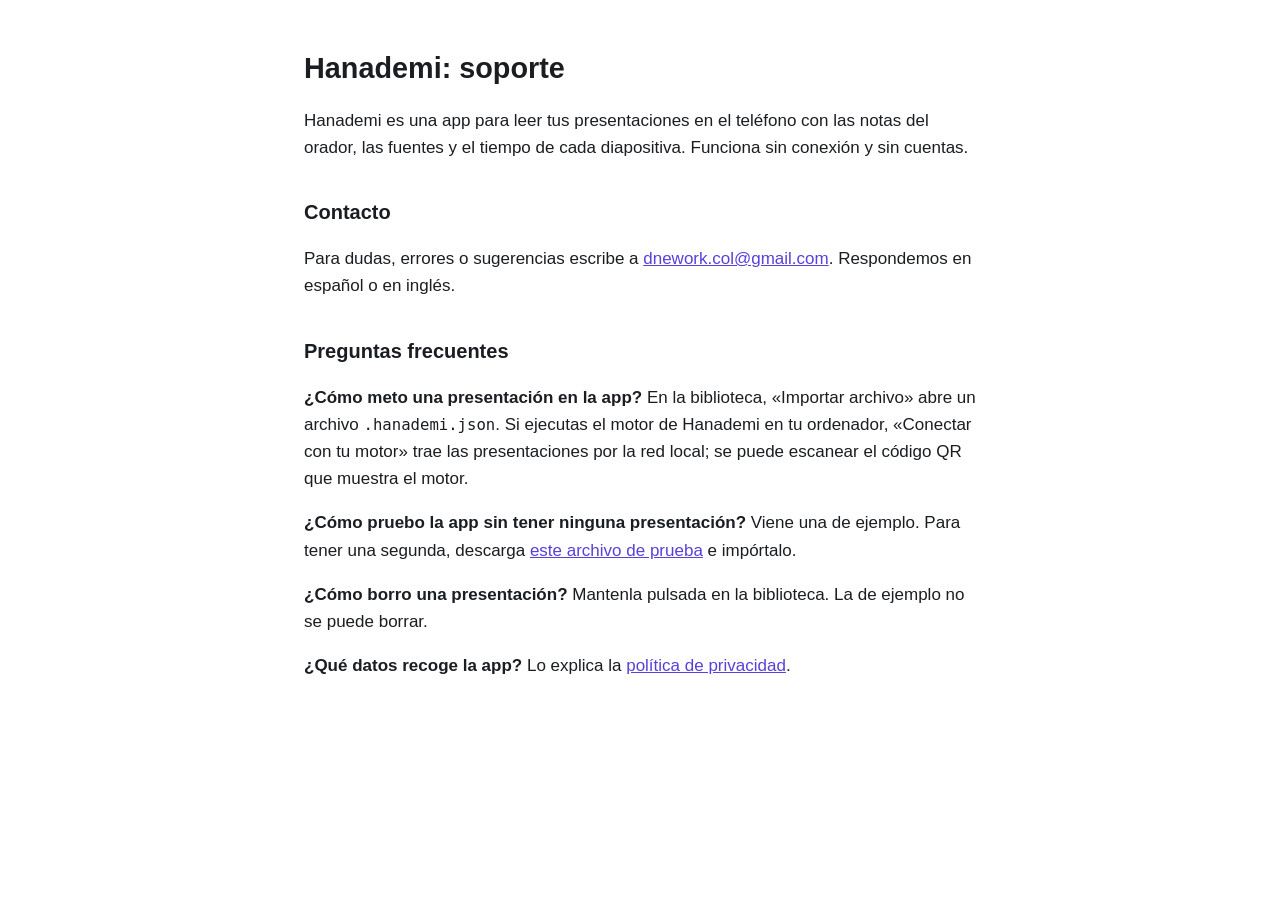
<file: index.html>
<!DOCTYPE html>
<html xmlns="http://www.w3.org/1999/xhtml" lang="es" xml:lang="es">
<head>
  <meta charset="utf-8" />
  <meta name="generator" content="pandoc 3.11" />
  <meta name="viewport" content="width=device-width, initial-scale=1.0, user-scalable=yes" />
  <title>Hanademi: soporte</title>
  <style>
    /* Default styles provided by pandoc.
    ** See https://pandoc.org/MANUAL.html#variables-for-html for config info.
    */
    span.smallcaps{font-variant: small-caps;}
    div.columns{display: flex; gap: 1.5em;}
    div.column{flex: auto;}
    @media screen {
    div.columns{gap: min(4vw, 1.5em);}
    div.column{overflow-x: auto;}
    }
    div.hanging-indent{margin-left: 1.5em; text-indent: -1.5em;}
    /* The extra [class] is a hack that increases specificity enough to
       override a similar rule in reveal.js */
    ul.task-list[class]{list-style: none;}
    ul.task-list li input[type="checkbox"] {
      font-size: inherit;
      width: 0.8em;
      margin: 0 0.8em 0.2em -1.6em;
      vertical-align: middle;
    }
  </style>
  <link rel="stylesheet" href="estilo.css" />
  <style>header#title-block-header{display:none}</style>
</head>
<body>
<header id="title-block-header">
<h1 class="title">Hanademi: soporte</h1>
</header>
<h1 id="hanademi-soporte">Hanademi: soporte</h1>
<p>Hanademi es una app para leer tus presentaciones en el teléfono con
las notas del orador, las fuentes y el tiempo de cada diapositiva.
Funciona sin conexión y sin cuentas.</p>
<h2 id="contacto">Contacto</h2>
<p>Para dudas, errores o sugerencias escribe a <a
href="mailto:dnework.col@gmail.com">dnework.col@gmail.com</a>.
Respondemos en español o en inglés.</p>
<h2 id="preguntas-frecuentes">Preguntas frecuentes</h2>
<p><strong>¿Cómo meto una presentación en la app?</strong> En la
biblioteca, «Importar archivo» abre un archivo
<code>.hanademi.json</code>. Si ejecutas el motor de Hanademi en tu
ordenador, «Conectar con tu motor» trae las presentaciones por la red
local; se puede escanear el código QR que muestra el motor.</p>
<p><strong>¿Cómo pruebo la app sin tener ninguna presentación?</strong>
Viene una de ejemplo. Para tener una segunda, descarga <a
href="prueba-revision.hanademi.json" download="">este archivo de
prueba</a> e impórtalo.</p>
<p><strong>¿Cómo borro una presentación?</strong> Mantenla pulsada en la
biblioteca. La de ejemplo no se puede borrar.</p>
<p><strong>¿Qué datos recoge la app?</strong> Lo explica la <a
href="privacidad.html">política de privacidad</a>.</p>
</body>
</html>
</file>
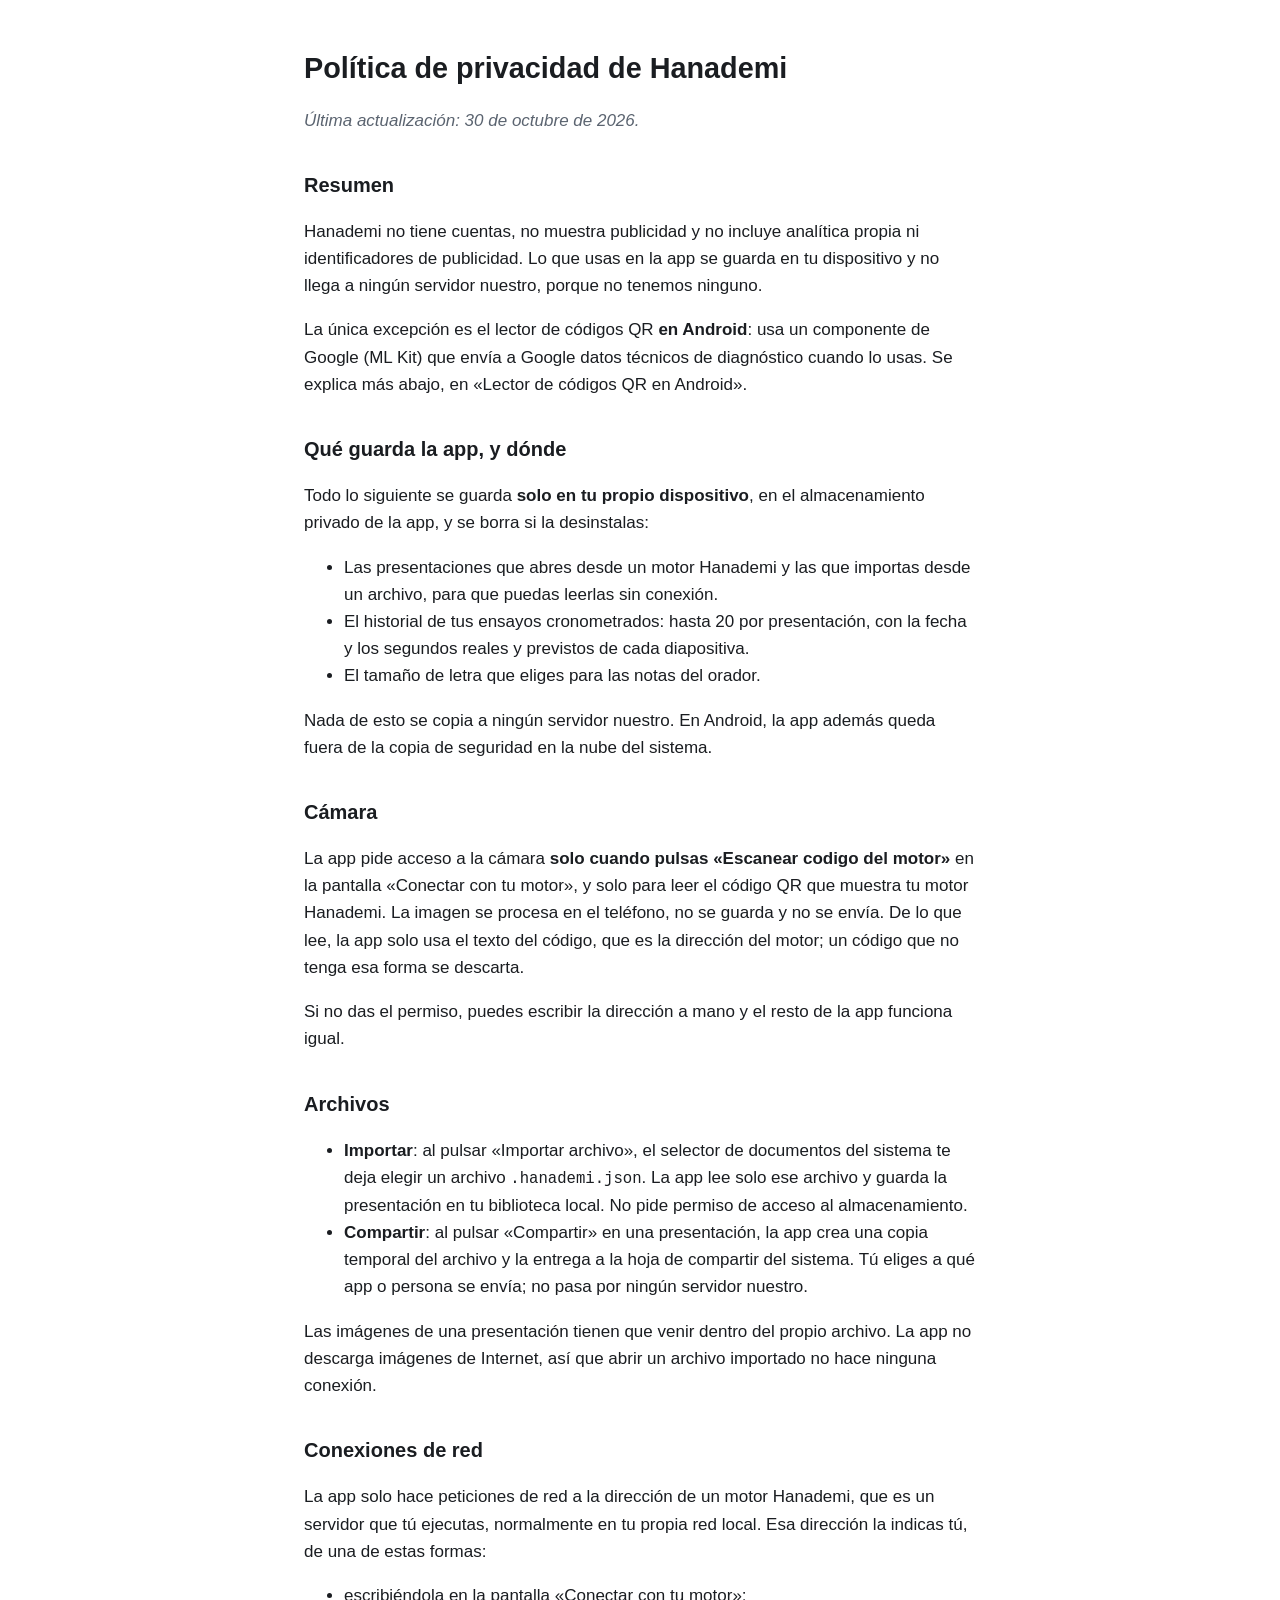
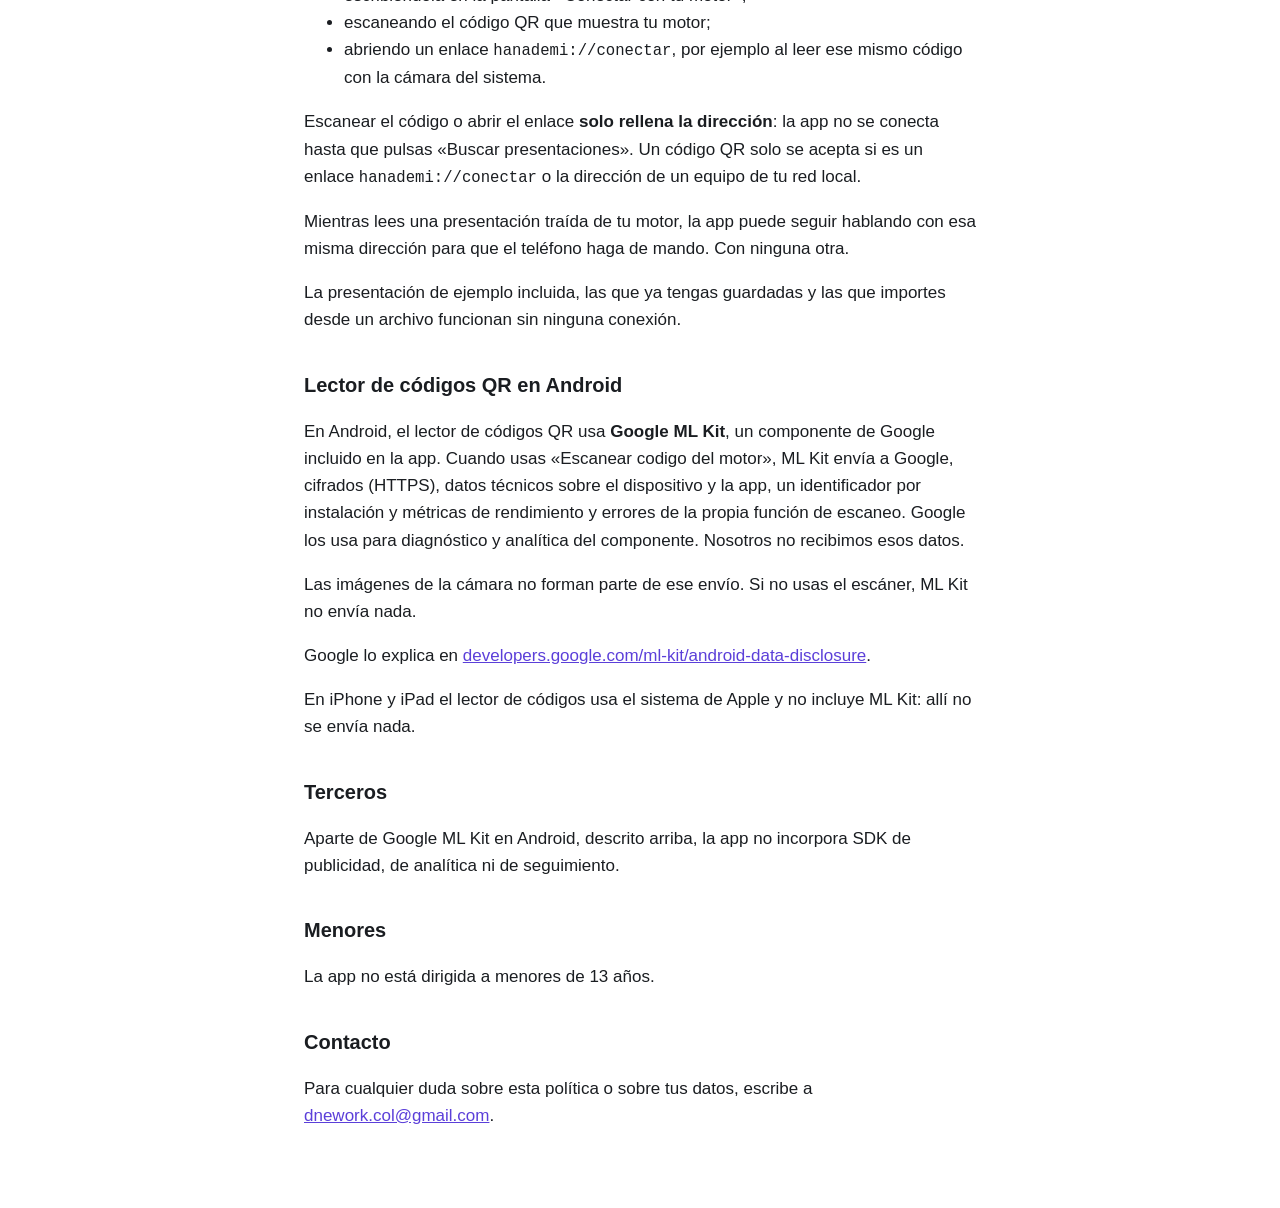
<file: privacidad.html>
<!DOCTYPE html>
<html xmlns="http://www.w3.org/1999/xhtml" lang="es" xml:lang="es">
<head>
  <meta charset="utf-8" />
  <meta name="generator" content="pandoc 3.11" />
  <meta name="viewport" content="width=device-width, initial-scale=1.0, user-scalable=yes" />
  <title>Política de privacidad de Hanademi</title>
  <style>
    /* Default styles provided by pandoc.
    ** See https://pandoc.org/MANUAL.html#variables-for-html for config info.
    */
    span.smallcaps{font-variant: small-caps;}
    div.columns{display: flex; gap: 1.5em;}
    div.column{flex: auto;}
    @media screen {
    div.columns{gap: min(4vw, 1.5em);}
    div.column{overflow-x: auto;}
    }
    div.hanging-indent{margin-left: 1.5em; text-indent: -1.5em;}
    /* The extra [class] is a hack that increases specificity enough to
       override a similar rule in reveal.js */
    ul.task-list[class]{list-style: none;}
    ul.task-list li input[type="checkbox"] {
      font-size: inherit;
      width: 0.8em;
      margin: 0 0.8em 0.2em -1.6em;
      vertical-align: middle;
    }
  </style>
  <link rel="stylesheet" href="estilo.css" />
  <style>header#title-block-header{display:none}</style>
</head>
<body>
<header id="title-block-header">
<h1 class="title">Política de privacidad de Hanademi</h1>
</header>
<h1 id="política-de-privacidad-de-hanademi">Política de privacidad de
Hanademi</h1>
<p><em>Última actualización: 30 de octubre de 2026.</em></p>
<h2 id="resumen">Resumen</h2>
<p>Hanademi no tiene cuentas, no muestra publicidad y no incluye
analítica propia ni identificadores de publicidad. Lo que usas en la app
se guarda en tu dispositivo y no llega a ningún servidor nuestro, porque
no tenemos ninguno.</p>
<p>La única excepción es el lector de códigos QR <strong>en
Android</strong>: usa un componente de Google (ML Kit) que envía a
Google datos técnicos de diagnóstico cuando lo usas. Se explica más
abajo, en «Lector de códigos QR en Android».</p>
<h2 id="qué-guarda-la-app-y-dónde">Qué guarda la app, y dónde</h2>
<p>Todo lo siguiente se guarda <strong>solo en tu propio
dispositivo</strong>, en el almacenamiento privado de la app, y se borra
si la desinstalas:</p>
<ul>
<li>Las presentaciones que abres desde un motor Hanademi y las que
importas desde un archivo, para que puedas leerlas sin conexión.</li>
<li>El historial de tus ensayos cronometrados: hasta 20 por
presentación, con la fecha y los segundos reales y previstos de cada
diapositiva.</li>
<li>El tamaño de letra que eliges para las notas del orador.</li>
</ul>
<p>Nada de esto se copia a ningún servidor nuestro. En Android, la app
además queda fuera de la copia de seguridad en la nube del sistema.</p>
<h2 id="cámara">Cámara</h2>
<p>La app pide acceso a la cámara <strong>solo cuando pulsas «Escanear
codigo del motor»</strong> en la pantalla «Conectar con tu motor», y
solo para leer el código QR que muestra tu motor Hanademi. La imagen se
procesa en el teléfono, no se guarda y no se envía. De lo que lee, la
app solo usa el texto del código, que es la dirección del motor; un
código que no tenga esa forma se descarta.</p>
<p>Si no das el permiso, puedes escribir la dirección a mano y el resto
de la app funciona igual.</p>
<h2 id="archivos">Archivos</h2>
<ul>
<li><strong>Importar</strong>: al pulsar «Importar archivo», el selector
de documentos del sistema te deja elegir un archivo
<code>.hanademi.json</code>. La app lee solo ese archivo y guarda la
presentación en tu biblioteca local. No pide permiso de acceso al
almacenamiento.</li>
<li><strong>Compartir</strong>: al pulsar «Compartir» en una
presentación, la app crea una copia temporal del archivo y la entrega a
la hoja de compartir del sistema. Tú eliges a qué app o persona se
envía; no pasa por ningún servidor nuestro.</li>
</ul>
<p>Las imágenes de una presentación tienen que venir dentro del propio
archivo. La app no descarga imágenes de Internet, así que abrir un
archivo importado no hace ninguna conexión.</p>
<h2 id="conexiones-de-red">Conexiones de red</h2>
<p>La app solo hace peticiones de red a la dirección de un motor
Hanademi, que es un servidor que tú ejecutas, normalmente en tu propia
red local. Esa dirección la indicas tú, de una de estas formas:</p>
<ul>
<li>escribiéndola en la pantalla «Conectar con tu motor»;</li>
<li>escaneando el código QR que muestra tu motor;</li>
<li>abriendo un enlace <code>hanademi://conectar</code>, por ejemplo al
leer ese mismo código con la cámara del sistema.</li>
</ul>
<p>Escanear el código o abrir el enlace <strong>solo rellena la
dirección</strong>: la app no se conecta hasta que pulsas «Buscar
presentaciones». Un código QR solo se acepta si es un enlace
<code>hanademi://conectar</code> o la dirección de un equipo de tu red
local.</p>
<p>Mientras lees una presentación traída de tu motor, la app puede
seguir hablando con esa misma dirección para que el teléfono haga de
mando. Con ninguna otra.</p>
<p>La presentación de ejemplo incluida, las que ya tengas guardadas y
las que importes desde un archivo funcionan sin ninguna conexión.</p>
<h2 id="lector-de-códigos-qr-en-android">Lector de códigos QR en
Android</h2>
<p>En Android, el lector de códigos QR usa <strong>Google ML
Kit</strong>, un componente de Google incluido en la app. Cuando usas
«Escanear codigo del motor», ML Kit envía a Google, cifrados (HTTPS),
datos técnicos sobre el dispositivo y la app, un identificador por
instalación y métricas de rendimiento y errores de la propia función de
escaneo. Google los usa para diagnóstico y analítica del componente.
Nosotros no recibimos esos datos.</p>
<p>Las imágenes de la cámara no forman parte de ese envío. Si no usas el
escáner, ML Kit no envía nada.</p>
<p>Google lo explica en <a
href="https://developers.google.com/ml-kit/android-data-disclosure">developers.google.com/ml-kit/android-data-disclosure</a>.</p>
<p>En iPhone y iPad el lector de códigos usa el sistema de Apple y no
incluye ML Kit: allí no se envía nada.</p>
<h2 id="terceros">Terceros</h2>
<p>Aparte de Google ML Kit en Android, descrito arriba, la app no
incorpora SDK de publicidad, de analítica ni de seguimiento.</p>
<h2 id="menores">Menores</h2>
<p>La app no está dirigida a menores de 13 años.</p>
<h2 id="contacto">Contacto</h2>
<p>Para cualquier duda sobre esta política o sobre tus datos, escribe a
<a href="mailto:dnework.col@gmail.com">dnework.col@gmail.com</a>.</p>
</body>
</html>
</file>
<file: estilo.css>
:root { color-scheme: light dark; --fg: #1a1d21; --bg: #ffffff; --muted: #5b6470; --accent: #5b3fd9; }
@media (prefers-color-scheme: dark) { :root { --fg: #f5f7fa; --bg: #0b0d10; --muted: #9aa4b2; --accent: #a28bff; } }
body { margin: 0 auto; max-width: 42rem; padding: 2rem 16px 4rem; background: var(--bg); color: var(--fg);
  font: 17px/1.6 -apple-system, BlinkMacSystemFont, "Segoe UI", Roboto, sans-serif; }
h1 { font-size: 1.8rem; line-height: 1.25; }
h2 { font-size: 1.25rem; margin-top: 2.2rem; }
a { color: var(--accent); }
em { color: var(--muted); }
code { font-size: .92em; }
</file>
